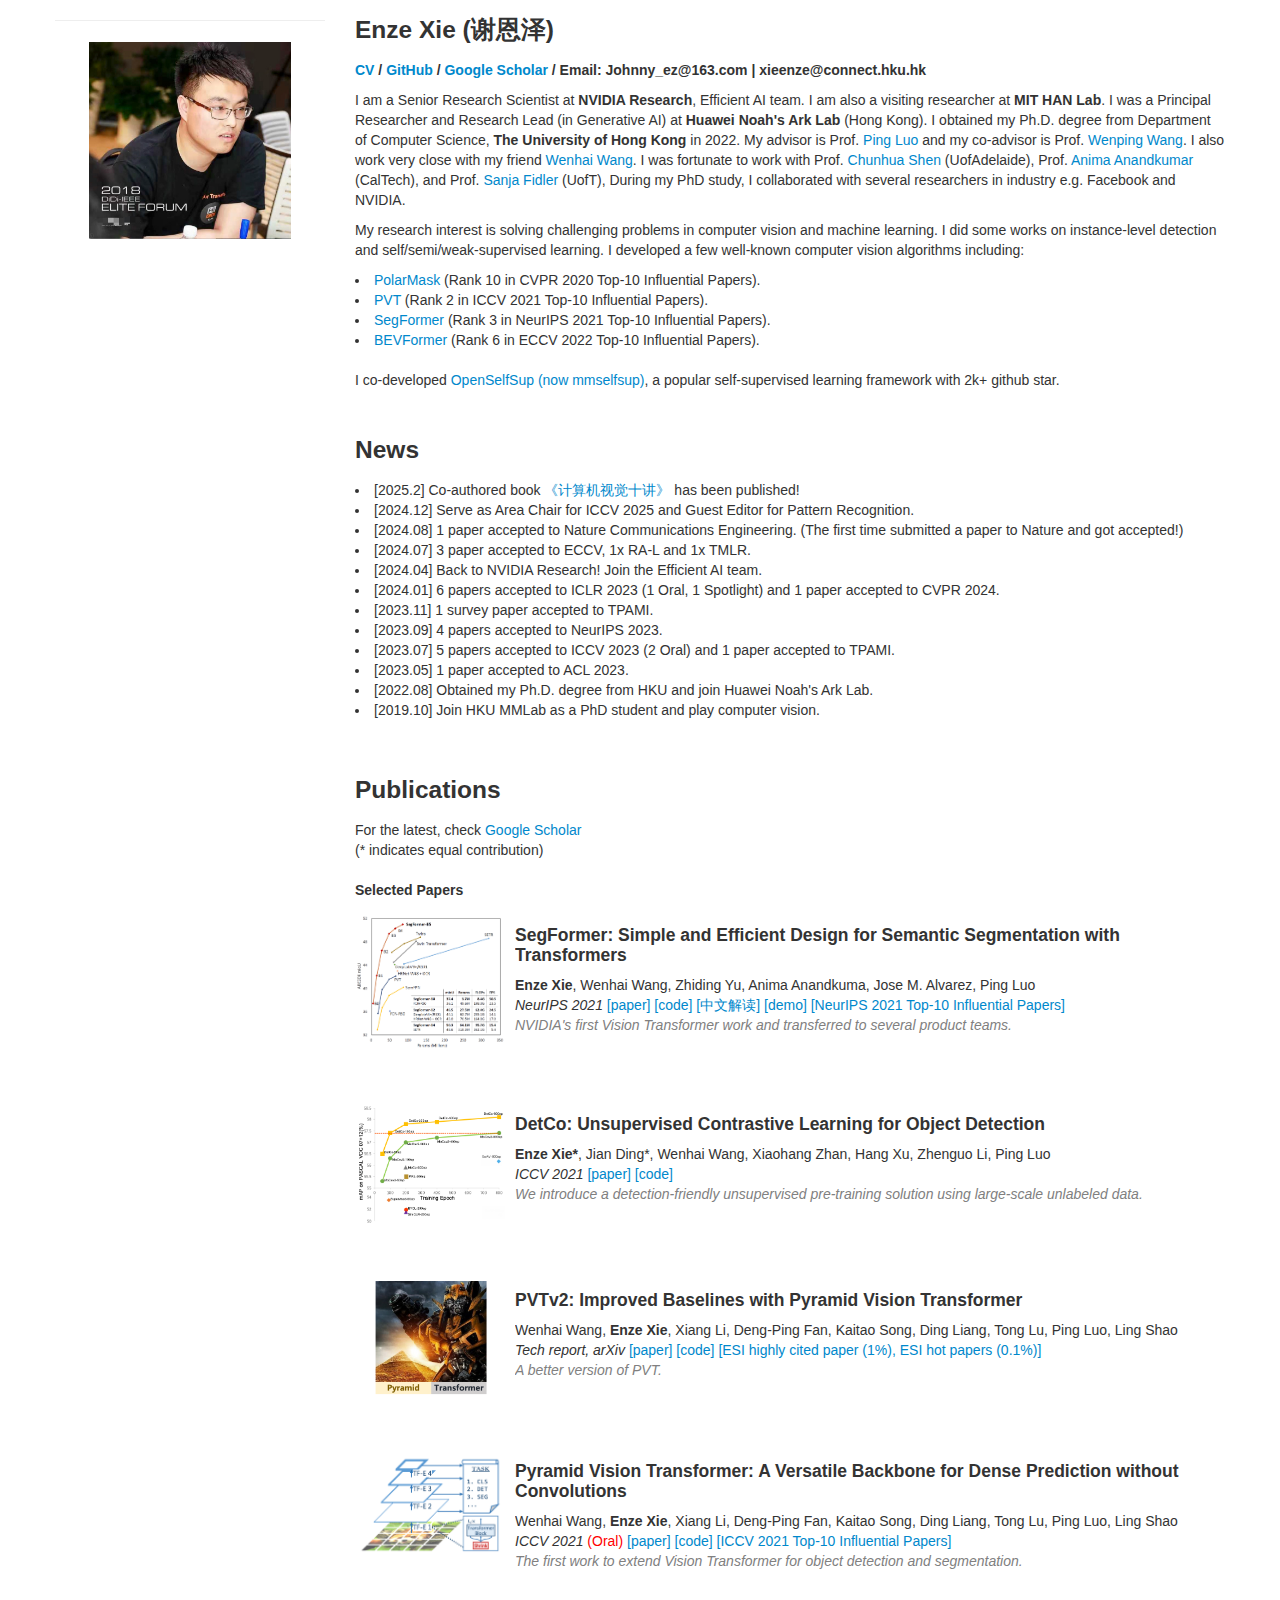
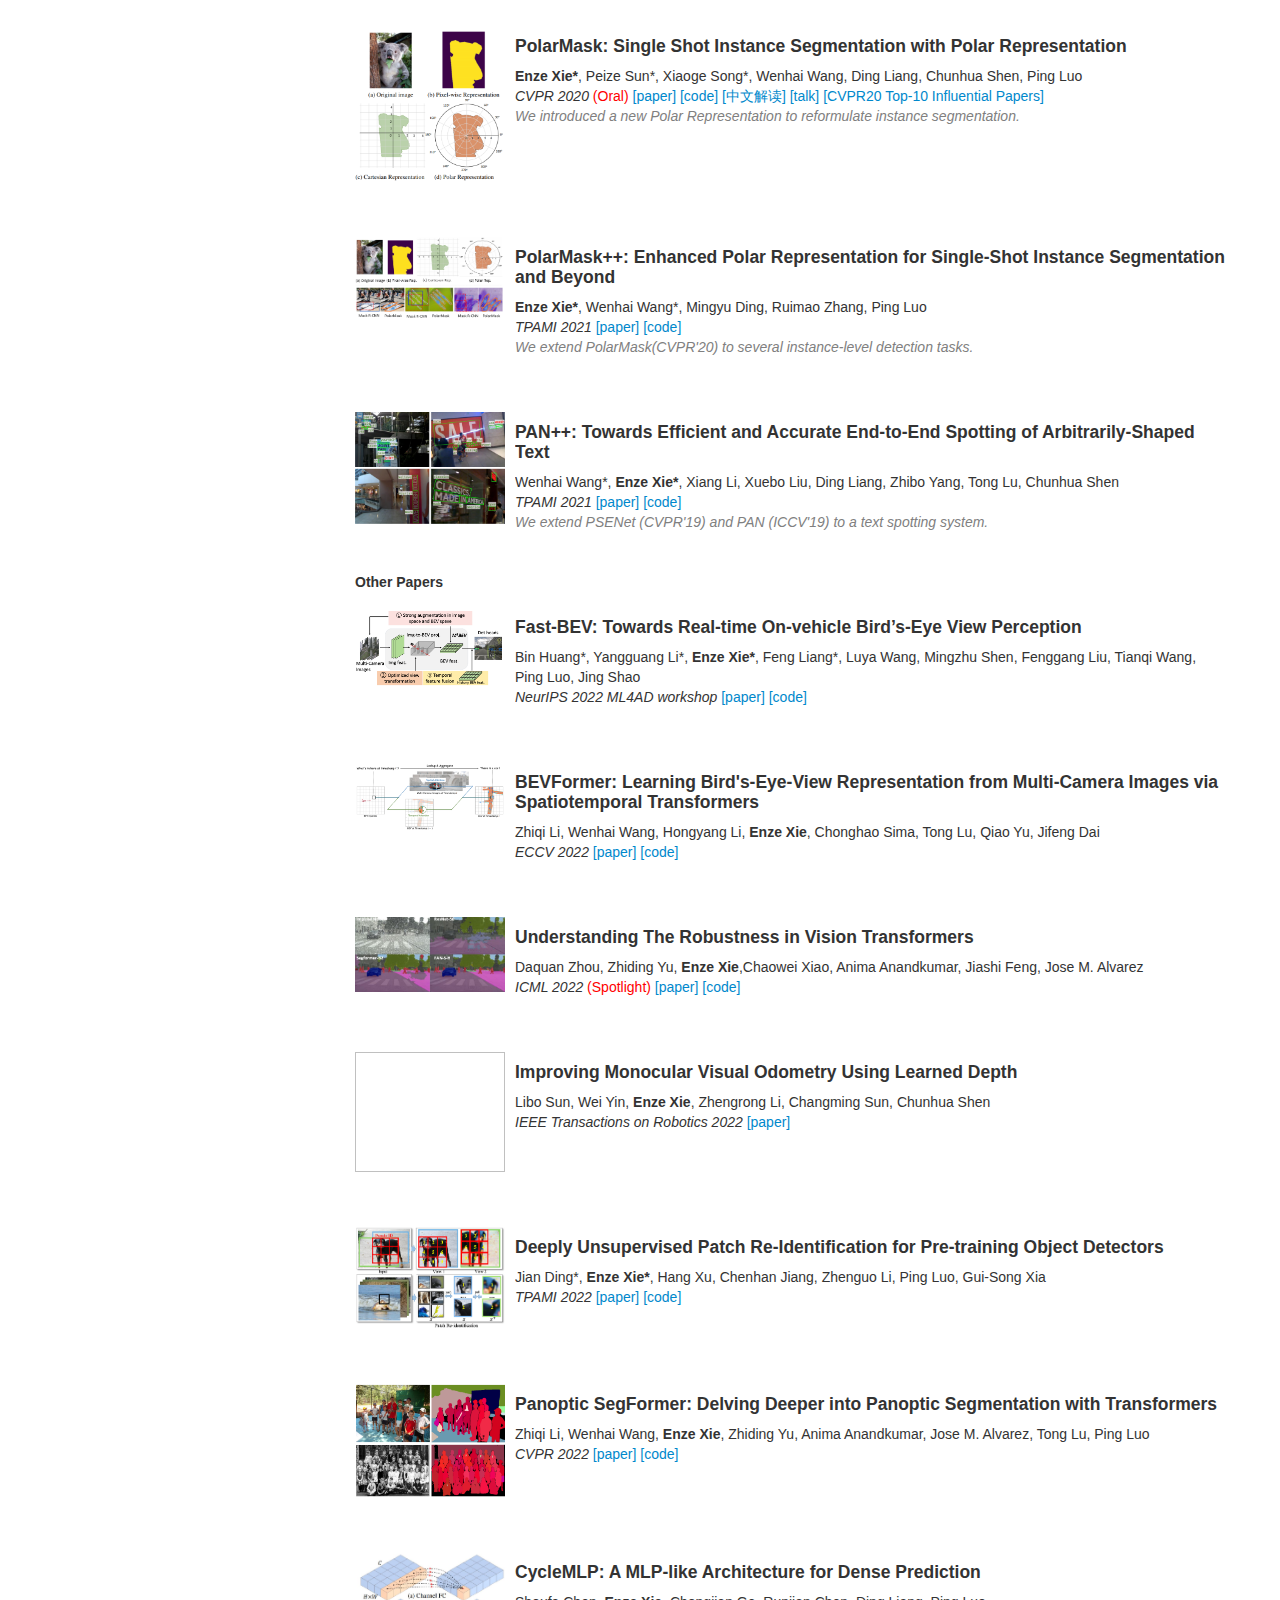
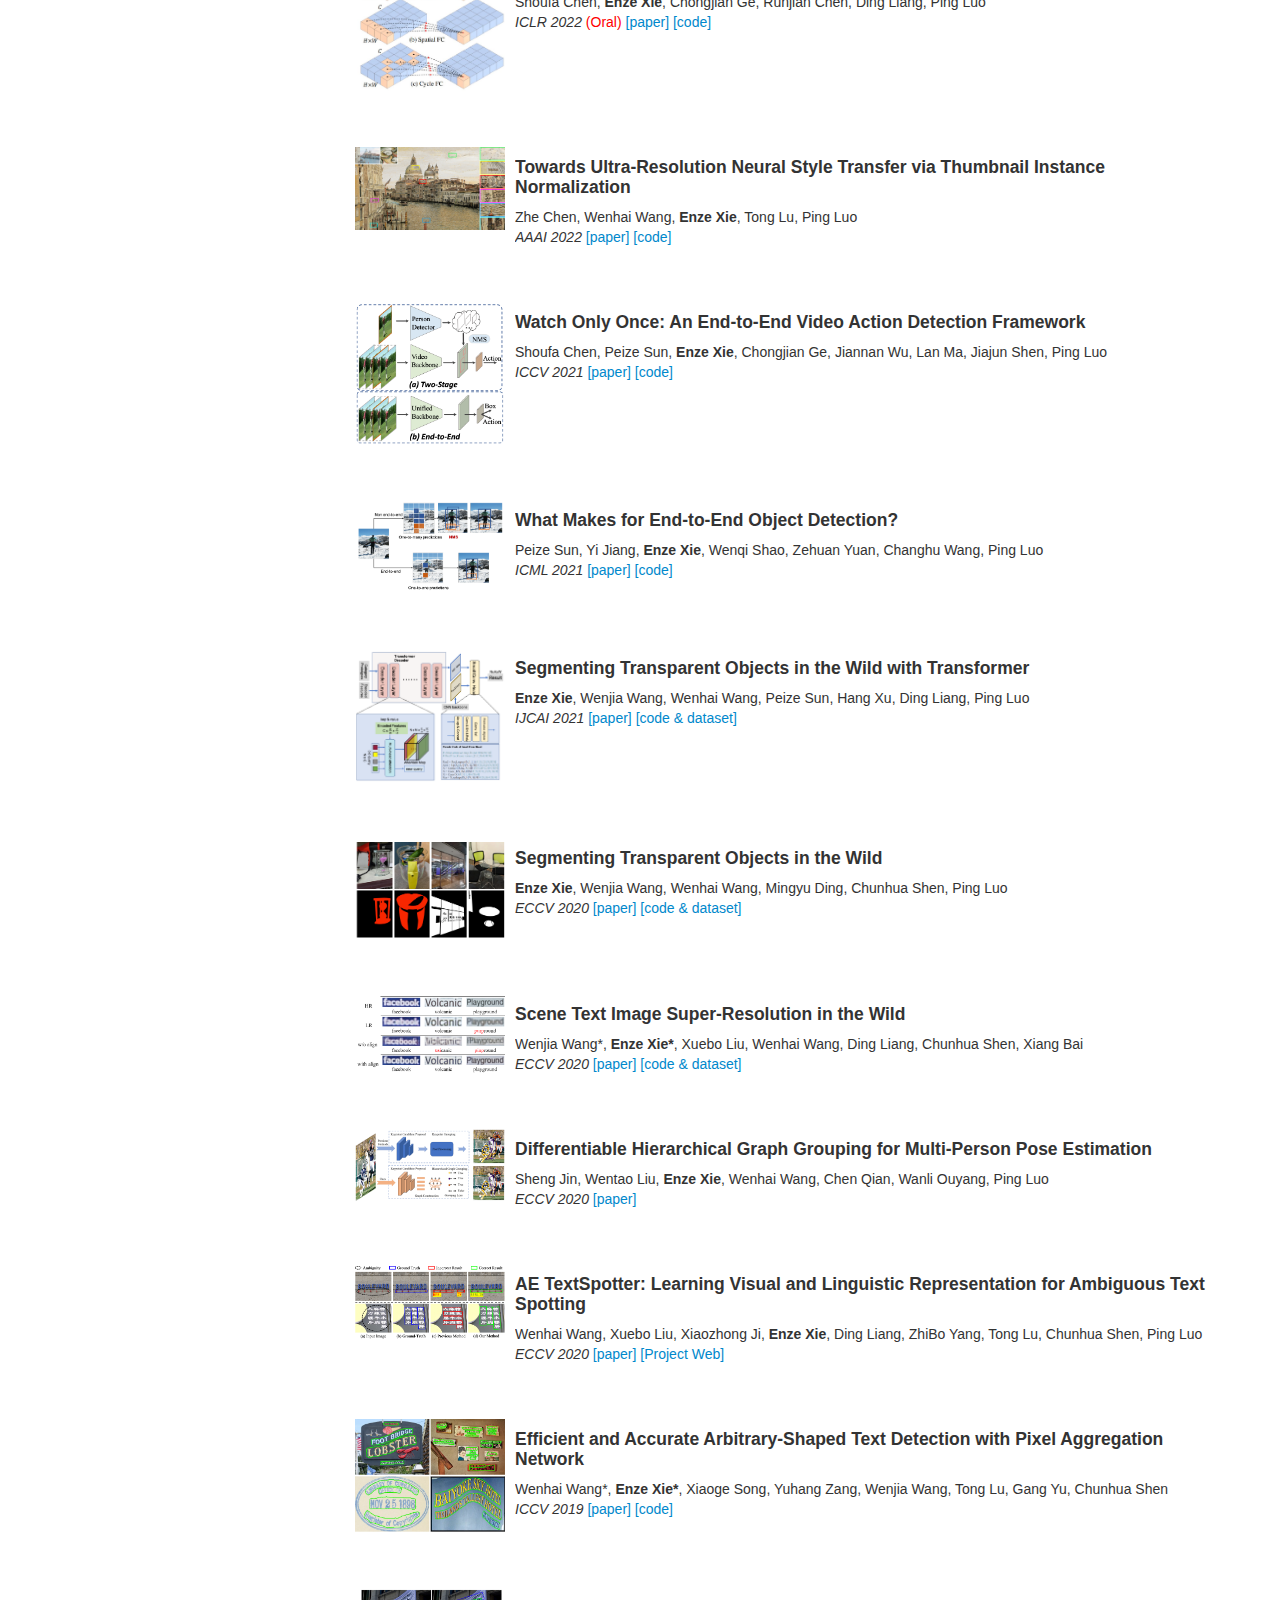
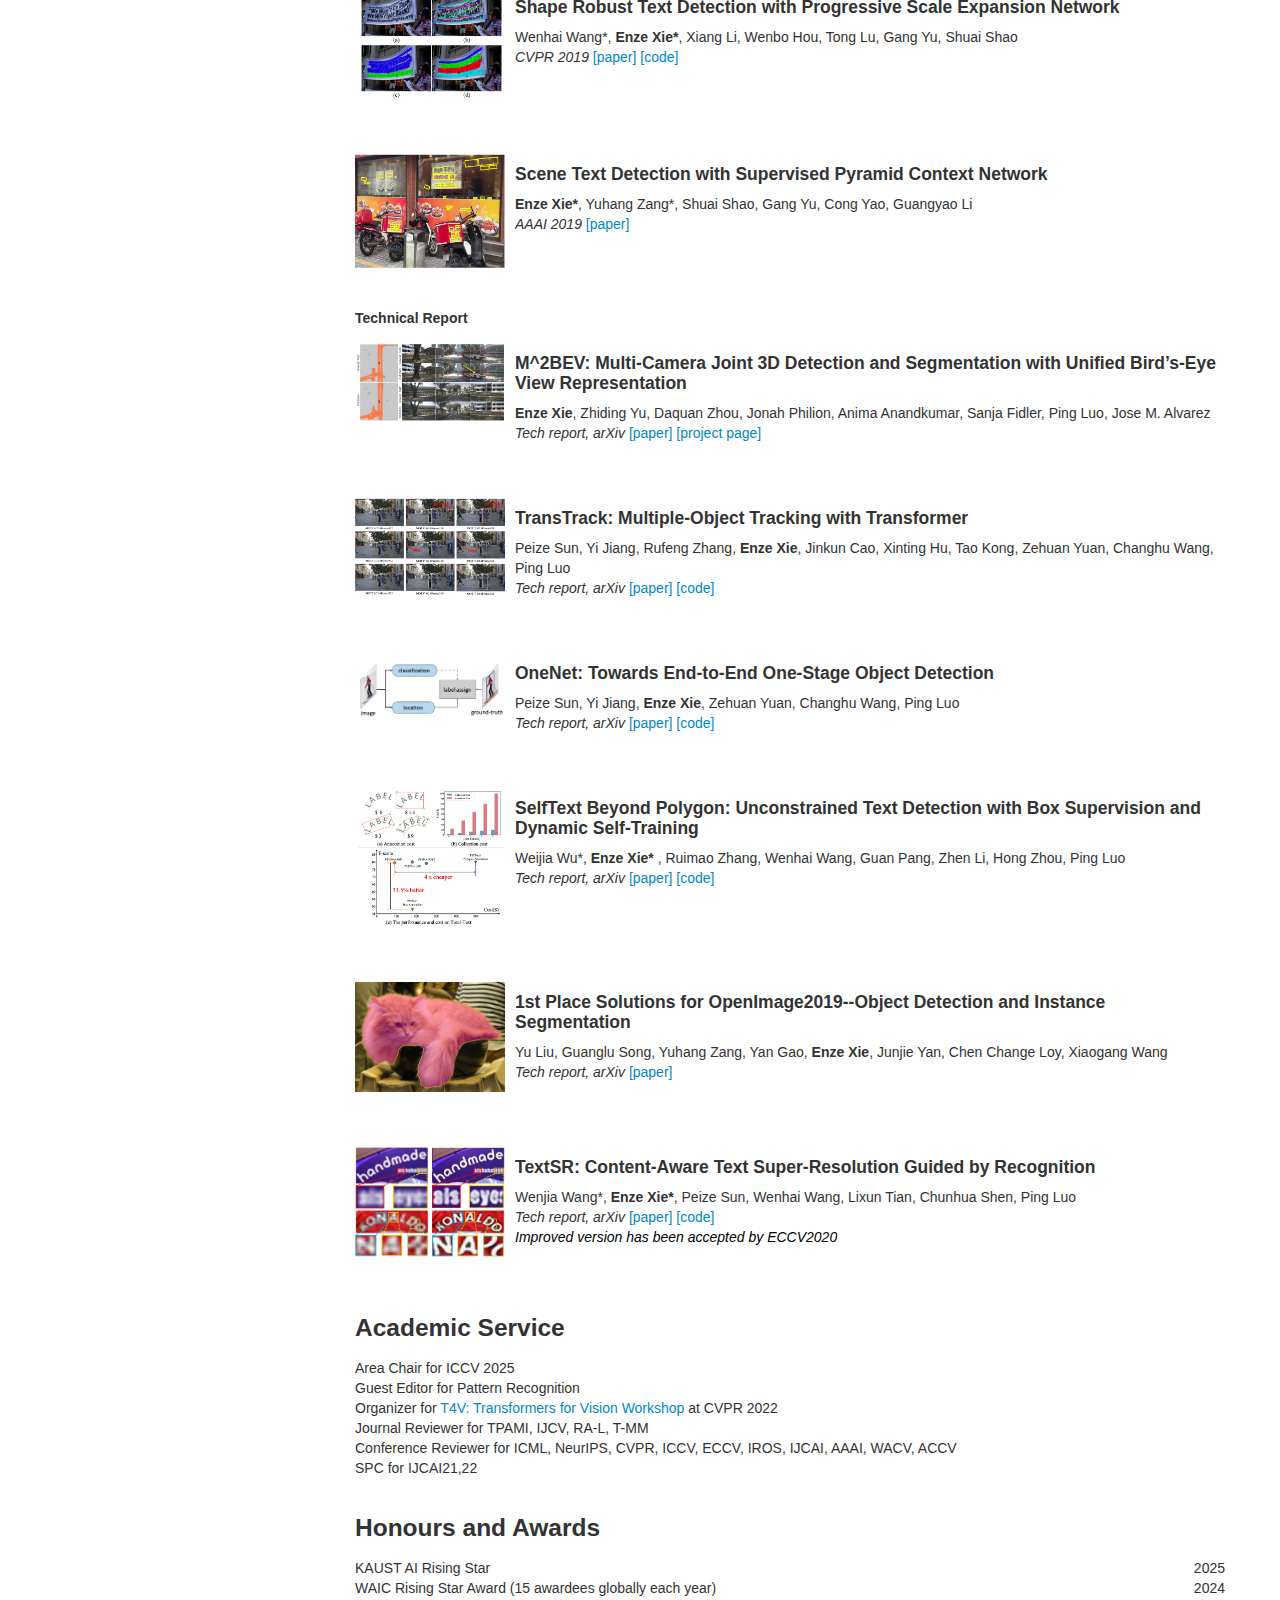
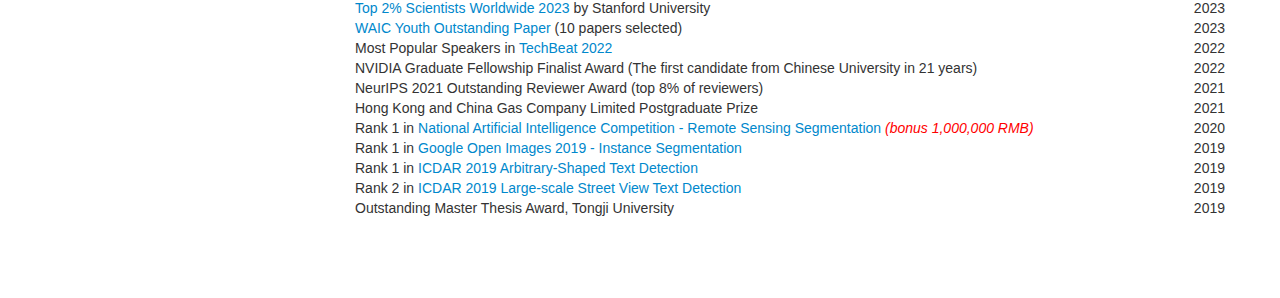
<file: index_old.html>
<html lang="en">
    <head>
        <meta http-equiv="content-type" content="text/html; charset=utf-8" />
        <title>Enze Xie's Homepage</title>
        <meta name="viewport" content="width=device-width, initial-scale=1.0">
        <link href="assets/css/bootstrap.min.css" rel="stylesheet">
        <link href="assets/css/bootstrap-responsive.min.css" rel="stylesheet">
        <link href="assets/css/yangqing.css" rel="stylesheet">
      </head>

    <body>
        <div class="container">
            <div class="row">
                <div class="span3 bs-docs-sidebar">
                    <hr class="hidden-phone">
                    <div class="text-center hidden-phone">
                        <img src="assets/imgs/enze.png" alt="photo" class="logo-image" width="400" height="400" style="margin: 0px 20px">
                    </div>
                </div>

                <div class="span9">
                    <h3>Enze Xie (谢恩泽)</h3>
                    <h5>
                        <a target="_blank" href="###">CV</a> /
			            <a target="_blank" href="https://github.com/xieenze">GitHub</a> /
                        <a target="_blank" href="https://scholar.google.com/citations?user=42MVVPgAAAAJ&hl=en">Google Scholar</a> /
			            Email: Johnny_ez@163.com  |  xieenze@connect.hku.hk
                    </h5>
                


    <p> I am a Senior Research Scientist at <strong>NVIDIA Research</strong>, Efficient AI team. 
        I am also a visiting researcher at <strong>MIT HAN Lab</strong>.
        I was a Principal Researcher and Research Lead (in Generative AI) at <strong>Huawei Noah's Ark Lab</strong> (Hong Kong).
        I obtained my Ph.D. degree from Department of Computer Science, <strong>The University of Hong Kong</strong> in 2022.
        My advisor is Prof. <a href="http://luoping.me/">Ping Luo</a> and my co-advisor is Prof. <a href="https://www.cs.hku.hk/people/academic-staff/wenping">Wenping Wang</a>.
        I also work very close with my friend <a href='https://whai362.github.io/'>Wenhai Wang</a>.
        I was fortunate to work with 
        Prof. <a href="https://cshen.github.io/">Chunhua Shen</a> (UofAdelaide), 
        Prof. <a href="http://tensorlab.cms.caltech.edu/users/anima/">Anima Anandkumar</a> (CalTech),
        and Prof. <a href="https://www.cs.utoronto.ca/~fidler/">Sanja Fidler</a> (UofT),
        During my PhD study, I collaborated with several researchers in industry e.g. Facebook and NVIDIA.
        <br>
	</p>


    <p>
        My research interest is solving challenging problems in computer vision and machine learning. 
        I did some works on instance-level detection and self/semi/weak-supervised learning.
        I developed a few well-known computer vision algorithms including: 
        <li><a href='http://arxiv.org/abs/1909.13226'>PolarMask</a> (Rank 10 in CVPR 2020 Top-10 Influential Papers).</li>
        <li><a href="https://arxiv.org/abs/2102.12122">PVT</a> (Rank 2 in ICCV 2021 Top-10 Influential Papers).</li>
        <li><a href="https://arxiv.org/abs/2105.15203">SegFormer</a> (Rank 3 in NeurIPS 2021 Top-10 Influential Papers).</li>
        <li><a href="https://arxiv.org/abs/2203.17270">BEVFormer</a> (Rank 6 in ECCV 2022 Top-10 Influential Papers).</li>
        <br>
        I co-developed  <a href='https://github.com/open-mmlab/OpenSelfSup'>OpenSelfSup (now mmselfsup)</a>, a popular self-supervised learning framework with 2k+ github star.
	</p>

    <br>
    <h3>News</h3>
        <li>[2025.2]  Co-authored book <a href="https://m.bookschina.com/9502883.htm">《计算机视觉十讲》</a> has been published!</li>
        <li>[2024.12] Serve as Area Chair for ICCV 2025 and Guest Editor for Pattern Recognition.</li>
        <li>[2024.08] 1 paper accepted to Nature Communications Engineering. (The first time submitted a paper to Nature and got accepted!)</li>
        <li>[2024.07] 3 paper accepted to ECCV, 1x RA-L and 1x TMLR.  </li>
        <li>[2024.04] Back to NVIDIA Research! Join the Efficient AI team.</li>
        <li>[2024.01] 6 papers accepted to ICLR 2023 (1 Oral, 1 Spotlight) and 1 paper accepted to CVPR 2024.</li>
        <li>[2023.11] 1 survey paper accepted to TPAMI.</li>
        <li>[2023.09] 4 papers accepted to NeurIPS 2023.</li>
        <li>[2023.07] 5 papers accepted to ICCV 2023 (2 Oral) and 1 paper accepted to TPAMI.</li>
        <li>[2023.05] 1 paper accepted to ACL 2023.</li>
        <li>[2022.08] Obtained my Ph.D. degree from HKU and join Huawei Noah's Ark Lab.</li>
        <li>[2019.10] Join HKU MMLab as a PhD student and play computer vision.</li>






<!-- *** Publications ***-->
	<br><br>
    <h3>
        <a name='publications' id="publications"></a> Publications
    </h3>
    For the latest, check <a href='https://scholar.google.com/citations?user=42MVVPgAAAAJ&hl=en'>Google Scholar</a>  <br>
    (* indicates equal contribution) <br><br>

    <strong>Selected Papers</strong>

    <div class="media">
        <a class="pull-left" href="#"><img class="media-object" src="assets/imgs/segformer.png" width="150px" height="120px"></a>
        <div class="media-body">
            <p class="media-heading">
                <a href="#"></a>
            </p>
            <h4>
                <strong>SegFormer: Simple and Efficient Design for Semantic Segmentation with Transformers</strong>
            </h4>
            <strong>Enze Xie</strong>, Wenhai Wang, Zhiding Yu, Anima Anandkuma, Jose M. Alvarez, Ping Luo<br>
                <i>NeurIPS 2021</i>
            <a href="https://arxiv.org/abs/2105.15203">[paper]</a>
            <a href="https://github.com/NVlabs/SegFormer">[code]</a>
            <a href="https://zhuanlan.zhihu.com/p/379054782">[中文解读]</a>
            <a href="https://www.bilibili.com/video/BV1MV41147Ko/">[demo]</a> 
            <a href="https://www.paperdigest.org/2022/02/most-influential-nips-papers-2022-02/">[NeurIPS 2021 Top-10 Influential Papers]</a>
            <br> <i><font color="gray"> NVIDIA's first Vision Transformer work and transferred to several product teams.</font></i>
        </div>
    </div>
    <br><br>

    <div class="media">
        <a class="pull-left" href="#"><img class="media-object" src="assets/imgs/detco.png" width="150px" height="120px"></a>
        <div class="media-body">
            <p class="media-heading">
                <a href="#"></a>
            </p>
            <h4>
                <strong>DetCo: Unsupervised Contrastive Learning for Object Detection</strong>
            </h4>
            <strong>Enze Xie*</strong>, Jian Ding*, Wenhai Wang, Xiaohang Zhan, Hang Xu, Zhenguo Li, Ping Luo <br>
                <i>ICCV 2021</i>
            <a href="https://arxiv.org/abs/2102.04803">[paper]</a>
            <a href="https://github.com/xieenze/DetCo">[code]</a>
            <br> <i><font color="gray"> We introduce a detection-friendly unsupervised pre-training solution using large-scale unlabeled data.</font></i>
        </div>
    </div>
    <br><br>

    <div class="media">
        <a class="pull-left" href="#"><img class="media-object" src="assets/imgs/pvt2.png" width="150px" height="100px"></a>
        <div class="media-body">
            <p class="media-heading">
                <a href="#"></a>
            </p>
            <h4>
                <strong>PVTv2: Improved Baselines with Pyramid Vision Transformer</strong>
            </h4>
            Wenhai Wang, <strong>Enze Xie</strong>, Xiang Li, Deng-Ping Fan, Kaitao Song, Ding Liang, Tong Lu, Ping Luo, Ling Shao <br>
                <i>Tech report, arXiv</i>
            <a href="https://whai362.github.io/resources/papers/PVTv2_Improved_Baselines_with_Pyramid_Vision_Transformer.pdf">[paper]</a>
            <a href="https://github.com/whai362/PVT">[code]</a>
            <a href="https://mp.weixin.qq.com/s/xdrKpK2dCShWUWmISYM6Yw">[ESI highly cited paper (1%), ESI hot papers (0.1%)]</a>
            <br> <i><font color="gray"> A better version of PVT.</font></i>
        </div>
    </div>
    <br><br>


    <div class="media">
        <a class="pull-left" href="#"><img class="media-object" src="assets/imgs/pvt1.png" width="150px" height="100px"></a>
        <div class="media-body">
            <p class="media-heading">
                <a href="#"></a>
            </p>
            <h4>
                <strong>Pyramid Vision Transformer: A Versatile Backbone for Dense Prediction without Convolutions</strong>
            </h4>
            Wenhai Wang, <strong>Enze Xie</strong>, Xiang Li, Deng-Ping Fan, Kaitao Song, Ding Liang, Tong Lu, Ping Luo, Ling Shao <br>
                <i>ICCV 2021</i><font color="red"> (Oral)</font>
            <a href="https://arxiv.org/abs/2102.12122">[paper]</a>
            <a href="https://github.com/whai362/PVT">[code]</a>
            <a href="https://www.paperdigest.org/2022/02/most-influential-iccv-papers-2022-02/">[ICCV 2021 Top-10 Influential Papers]</a>
            <br> <i><font color="gray"> The first work to extend Vision Transformer for object detection and segmentation.</font></i>
        </div>
    </div>
    <br><br>

    <div class="media">
        <a class="pull-left" href="#"><img class="media-object" src="assets/imgs/PolarMask.PNG" width="150px" height="150px"></a>
        <div class="media-body">
            <p class="media-heading">
                <a href="#"></a>
            </p>
            <h4>
                <strong>PolarMask: Single Shot Instance Segmentation with Polar Representation</strong>
            </h4>
            <strong>Enze Xie*</strong>, Peize Sun*, Xiaoge Song*, Wenhai Wang, Ding Liang, Chunhua Shen, Ping Luo<br>

			    <i>CVPR 2020 </i><font color="red"> (Oral)</font>
            <a href="http://arxiv.org/abs/1909.13226">[paper]</a>
            <a href="https://github.com/xieenze/PolarMask">[code]</a>
            <a href="https://zhuanlan.zhihu.com/p/84890413">[中文解读]</a>
            <a href="https://www.bilibili.com/video/BV1dp4y1C7Ee?from=search&seid=7560478987246751367">[talk]</a>
            <a href="https://www.paperdigest.org/2021/02/most-influential-cvpr-papers/">[CVPR20 Top-10 Influential Papers]</a>
            <br> <i><font color="gray"> We introduced a new Polar Representation to reformulate instance segmentation.</font></i>
        </div>
	</div>
    <br><br>

    <div class="media">
        <a class="pull-left" href="#"><img class="media-object" src="assets/imgs/polarmask_pp.png" width="150px" height="120px"></a>
        <div class="media-body">
            <p class="media-heading">
                <a href="#"></a>
            </p>
            <h4>
                <strong>PolarMask++: Enhanced Polar Representation for Single-Shot Instance Segmentation and Beyond</strong>
            </h4>
            <strong>Enze Xie*</strong>, Wenhai Wang*, Mingyu Ding, Ruimao Zhang, Ping Luo<br>
            <i>TPAMI 2021</i>
            <a href="https://arxiv.org/abs/2105.02184">[paper]</a>
            <a href="https://github.com/xieenze/PolarMask">[code]</a> 
            <br> <i><font color="gray"> We extend PolarMask(CVPR'20) to several instance-level detection tasks.</font></i>
        </div>
    </div>
    <br><br>

    <div class="media">
        <a class="pull-left" href="#"><img class="media-object" src="assets/imgs/pan_pp.png" width="150px" height="120px"></a>
        <div class="media-body">
            <p class="media-heading">
                <a href="#"></a>
            </p>
            <h4>
                <strong>PAN++: Towards Efficient and Accurate End-to-End Spotting of Arbitrarily-Shaped Text</strong>
            </h4>
            Wenhai Wang*, <strong>Enze Xie*</strong>, Xiang Li, Xuebo Liu, Ding Liang, Zhibo Yang, Tong Lu, Chunhua Shen <br>
            <i>TPAMI 2021</i>
            <a href="https://arxiv.org/abs/2105.00405">[paper]</a>
            <a href="https://github.com/whai362/pan_pp.pytorch">[code]</a> 
            <br> <i><font color="gray"> We extend PSENet (CVPR'19) and PAN (ICCV'19) to a text spotting system.</font></i>
        </div>
    </div>
    <br><br>

    <strong>Other Papers</strong>

    <div class="media">
        <a class="pull-left" href="#"><img class="media-object" src="assets/imgs/fastbev.png"  width="150px" height="120px"></a>
        <div class="media-body">
            <p class="media-heading">
                <a href="#"></a>
            </p>
            <h4>
                <strong>Fast-BEV: Towards Real-time On-vehicle Bird’s-Eye View Perception</strong>
            </h4>
            Bin Huang*, Yangguang Li*, <strong>Enze Xie*</strong>, Feng Liang*, Luya Wang, Mingzhu Shen, Fenggang Liu, Tianqi Wang, Ping Luo, Jing Shao <br>

                <i>NeurIPS 2022 ML4AD workshop</i>
                <a href="https://ml4ad.github.io/files/papers2022/Fast-BEV:%20Towards%20Real-time%20On-vehicle%20Bird's-Eye%20View%20Perception.pdf">[paper]</a>
                <a href="https://github.com/Sense-GVT/Fast-BEV">[code]</a>
        </div>
    </div>
    <br><br>

    <div class="media">
        <a class="pull-left" href="#"><img class="media-object" src="assets/imgs/bevformer.png"  width="150px" height="120px"></a>
        <div class="media-body">
            <p class="media-heading">
                <a href="#"></a>
            </p>
            <h4>
                <strong>BEVFormer: Learning Bird's-Eye-View Representation from Multi-Camera Images via Spatiotemporal Transformers</strong>
            </h4>
            Zhiqi Li, Wenhai Wang, Hongyang Li, <strong>Enze Xie</strong>, Chonghao Sima, Tong Lu, Qiao Yu, Jifeng Dai <br>

                <i>ECCV 2022</i>
                <a href="https://arxiv.org/abs/2203.17270">[paper]</a>
                <a href="https://github.com/zhiqi-li/BEVFormer">[code]</a>
        </div>
    </div>
    <br><br>

    <div class="media">
        <a class="pull-left" href="#"><img class="media-object" src="assets/imgs/fan.png"  width="150px" height="120px"></a>
        <div class="media-body">
            <p class="media-heading">
                <a href="#"></a>
            </p>
            <h4>
                <strong>Understanding The Robustness in Vision Transformers</strong>
            </h4>
            Daquan Zhou, Zhiding Yu, <strong>Enze Xie</strong>,Chaowei Xiao, Anima Anandkumar, Jiashi Feng, Jose M. Alvarez <br>
                <i>ICML 2022</i><font color="red"> (Spotlight)</font>
                <a href="https://arxiv.org/abs/2204.12451">[paper]</a>
                <a href="https://github.com/NVlabs/FAN">[code]</a>
        </div>
    </div>
    <br><br>


    <div class="media">
        <a class="pull-left" href="#"><img class="media-object" width="150px" height="120px"></a>
        <div class="media-body">
            <p class="media-heading">
                <a href="#"></a>
            </p>
            <h4>
                <strong>Improving Monocular Visual Odometry Using Learned Depth</strong>
            </h4>
            Libo Sun, Wei Yin, <strong>Enze Xie</strong>,  Zhengrong Li, Changming Sun, Chunhua Shen <br>
                <i>IEEE Transactions on Robotics 2022</i>
                <a href="https://arxiv.org/abs/2204.01268">[paper]</a>
        </div>
    </div>
    <br><br>

    <div class="media">
        <a class="pull-left" href="#"><img class="media-object" src="assets/imgs/dupr.png" width="150px" height="120px"></a>
        <div class="media-body">
            <p class="media-heading">
                <a href="#"></a>
            </p>
            <h4>
                <strong>Deeply Unsupervised Patch Re-Identification for Pre-training Object Detectors</strong>
            </h4>
            Jian Ding*, <strong>Enze Xie*</strong>, Hang Xu, Chenhan Jiang, Zhenguo Li, Ping Luo, Gui-Song Xia <br>
                <i>TPAMI 2022</i>
                <a href="https://arxiv.org/abs/2103.04814">[paper]</a>
                <a href="https://github.com/dingjiansw101/DUPR">[code]</a>
        </div>
    </div>
    <br><br>

    <div class="media">
        <a class="pull-left" href="#"><img class="media-object" src="assets/imgs/panoseg.png" width="150px" height="120px"></a>
        <div class="media-body">
            <p class="media-heading">
                <a href="#"></a>
            </p>
            <h4>
                <strong>Panoptic SegFormer: Delving Deeper into Panoptic Segmentation with Transformers</strong>
            </h4>
            Zhiqi Li, Wenhai Wang, <strong>Enze Xie</strong>, Zhiding Yu, Anima Anandkumar, Jose M. Alvarez, Tong Lu, Ping Luo <br>
                <i>CVPR 2022</i>
            <a href="https://arxiv.org/abs/2109.03814">[paper]</a>
            <a href="https://github.com/zhiqi-li/Panoptic-SegFormer">[code]</a>
           
        </div>
    </div>
    <br><br>

    <div class="media">
        <a class="pull-left" href="#"><img class="media-object" src="assets/imgs/cyclemlp.png" width="150px" height="120px"></a>
        <div class="media-body">
            <p class="media-heading">
                <a href="#"></a>
            </p>
            <h4>
                <strong>CycleMLP: A MLP-like Architecture for Dense Prediction</strong>
            </h4>
            Shoufa Chen, <strong>Enze Xie</strong>, Chongjian Ge, Runjian Chen, Ding Liang, Ping Luo <br>
                <i>ICLR 2022</i><font color="red"> (Oral)</font>
            <a href="https://arxiv.org/abs/2107.10224">[paper]</a>
            <a href="https://github.com/ShoufaChen/CycleMLP">[code]</a>
        </div>
    </div>
    <br><br>

    <div class="media">
        <a class="pull-left" href="#"><img class="media-object" src="assets/imgs/tin.png" width="150px" height="120px"></a>
        <div class="media-body">
            <p class="media-heading">
                <a href="#"></a>
            </p>
            <h4>
                <strong>Towards Ultra-Resolution Neural Style Transfer via Thumbnail Instance Normalization</strong>
            </h4>
            Zhe Chen, Wenhai Wang, <strong>Enze Xie</strong>, Tong Lu, Ping Luo <br>
                <i>AAAI 2022</i>
            <a href="https://arxiv.org/abs/2103.11784">[paper]</a>
            <a href="https://github.com/czczup/URST">[code]</a>
        </div>
    </div>
    <br><br>

    <div class="media">
        <a class="pull-left" href="#"><img class="media-object" src="assets/imgs/woo.png" width="150px" height="120px"></a>
        <div class="media-body">
            <p class="media-heading">
                <a href="#"></a>
            </p>
            <h4>
                <strong>Watch Only Once: An End-to-End Video Action Detection Framework</strong>
            </h4>
            Shoufa Chen, Peize Sun, <strong>Enze Xie</strong>, Chongjian Ge, Jiannan Wu, Lan Ma, Jiajun Shen, Ping Luo <br>
                <i>ICCV 2021</i>
            <a href="https://openaccess.thecvf.com/content/ICCV2021/papers/Chen_Watch_Only_Once_An_End-to-End_Video_Action_Detection_Framework_ICCV_2021_paper.pdf">[paper]</a>
            <a href="https://github.com/ShoufaChen/WOO">[code]</a>
        </div>
    </div>
    <br><br>

    <div class="media">
        <a class="pull-left" href="#"><img class="media-object" src="assets/imgs/onenet_icml.png" width="150px" height="120px"></a>
        <div class="media-body">
            <p class="media-heading">
                <a href="#"></a>
            </p>
            <h4>
                <strong>What Makes for End-to-End Object Detection?</strong>
            </h4>
            Peize Sun, Yi Jiang, <strong>Enze Xie</strong>, Wenqi Shao, Zehuan Yuan, Changhu Wang, Ping Luo <br>
                <i>ICML 2021</i>
            <a href="http://proceedings.mlr.press/v139/sun21b/sun21b.pdf">[paper]</a>
            <a href="https://github.com/PeizeSun/OneNet">[code]</a>
        </div>
    </div>
    <br><br>

    <div class="media">
        <a class="pull-left" href="#"><img class="media-object" src="assets/imgs/trans2seg.png" width="150px" height="120px"></a>
        <div class="media-body">
            <p class="media-heading">
                <a href="#"></a>
            </p>
            <h4>
                <strong>Segmenting Transparent Objects in the Wild with Transformer</strong>
            </h4>
            <strong>Enze Xie</strong>, Wenjia Wang, Wenhai Wang, Peize Sun, Hang Xu, Ding Liang, Ping Luo <br>
                <i>IJCAI 2021</i>
            <a href="https://arxiv.org/abs/2101.08461">[paper]</a>
            <a href="https://github.com/xieenze/Trans2Seg">[code & dataset]</a>
        </div>
    </div>
    <br><br>

    <div class="media">
        <a class="pull-left" href="#"><img class="media-object" src="assets/imgs/TransLab.png" width="150px" height="150px"></a>
        <div class="media-body">
            <p class="media-heading">
                <a href="#"></a>
            </p>
            <h4>
                <strong>Segmenting Transparent Objects in the Wild</strong>
            </h4>
            <strong>Enze Xie</strong>, Wenjia Wang, Wenhai Wang, Mingyu Ding, Chunhua Shen, Ping Luo <br>
                <i>ECCV 2020</i>
            <a href="https://arxiv.org/abs/2003.13948">[paper]</a>
            <a href="https://github.com/xieenze/Segment_Transparent_Objects">[code & dataset]</a>
        </div>
    </div>
    <br><br>

    <div class="media">
        <a class="pull-left" href="#"><img class="media-object" src="assets/imgs/stsr.png" width="150px" height="150px"></a>
        <div class="media-body">
            <p class="media-heading">
                <a href="#"></a>
            </p>
            <h4>
                <strong>Scene Text Image Super-Resolution in the Wild</strong>
            </h4>
            Wenjia Wang*, <strong>Enze Xie*</strong>, Xuebo Liu, Wenhai Wang, Ding Liang, Chunhua Shen, Xiang Bai <br>
                <i>ECCV 2020</i>
            <a href="https://arxiv.org/abs/2005.03341">[paper]</a>
            <a href="https://github.com/JasonBoy1/TextZoom">[code & dataset]</a>
        </div>
    </div>
    <br><br>

    <div class="media">
        <a class="pull-left" href="#"><img class="media-object" src="assets/imgs/gg.png" width="150px" height="150px"></a>
        <div class="media-body">
            <p class="media-heading">
                <a href="#"></a>
            </p>
            <h4>
                <strong>Differentiable Hierarchical Graph Grouping for Multi-Person Pose Estimation</strong>
            </h4>
            Sheng Jin, Wentao Liu, <strong>Enze Xie</strong>, Wenhai Wang, Chen Qian, Wanli Ouyang, Ping Luo <br>
                <i>ECCV 2020</i>
            <a href="https://arxiv.org/abs/2007.11864">[paper]</a>
            <!-- <a href="">[Project Web]</a> -->
        </div>
    </div>
    <br><br>

    <div class="media">
        <a class="pull-left" href="#"><img class="media-object" src="assets/imgs/AE_TextSpotter.png" width="150px" height="150px"></a>
        <div class="media-body">
            <p class="media-heading">
                <a href="#"></a>
            </p>
            <h4>
                <strong>AE TextSpotter: Learning Visual and Linguistic Representation for Ambiguous Text Spotting</strong>
            </h4>
            Wenhai Wang, Xuebo Liu, Xiaozhong Ji, <strong>Enze Xie</strong>, Ding Liang, ZhiBo Yang, Tong Lu, Chunhua Shen, Ping Luo <br>
                <i>ECCV 2020</i>
            <a href="https://arxiv.org/abs/2008.00714">[paper]</a>
            <a href="https://github.com/whai362/TDA-ReCTS">[Project Web]</a>
        </div>
    </div>
    <br><br>

    <div class="media">
        <a class="pull-left" href="#"><img class="media-object" src="assets/imgs/pan.png" width="150px" height="150px"></a>
        <div class="media-body">
            <p class="media-heading">
                <a href="#"></a>
            </p>
            <h4>
                <strong>Efficient and Accurate Arbitrary-Shaped Text Detection with Pixel Aggregation Network</strong>
            </h4>
              Wenhai Wang*, <strong>Enze Xie*</strong>,  Xiaoge Song, Yuhang Zang, Wenjia Wang, Tong Lu, Gang Yu, Chunhua Shen <br>
              <i>ICCV 2019</i>
            <a href="https://arxiv.org/abs/1908.05900">[paper]</a>
            <a href="https://github.com/whai362/pan_pp.pytorch">[code]</a>
        </div>
    </div>
    <br><br>

    <div class="media">
        <a class="pull-left" href="#"><img class="media-object" src="assets/imgs/psenet.png" width="150px" height="150px"></a>
        <div class="media-body">
            <p class="media-heading">
                <a href="#"></a>
            </p>
            <h4>
                <strong>Shape Robust Text Detection with Progressive Scale Expansion Network</strong>
            </h4>
              Wenhai Wang*, <strong>Enze Xie*</strong>,  Xiang Li, Wenbo Hou, Tong Lu, Gang Yu, Shuai Shao <br>
              <i>CVPR 2019</i>
            <a href="https://arxiv.org/abs/1903.12473">[paper]</a>
            <a href="https://github.com/whai362/PSENet">[code]</a>
        </div>
    </div>
    <br><br>

    <div class="media">
        <a class="pull-left" href="#"><img class="media-object" src="assets/imgs/spcnet.png" width="150px" height="150px"></a>
        <div class="media-body">
            <p class="media-heading">
                <a href="#"></a>
            </p>
            <h4>
                <strong>Scene Text Detection with Supervised Pyramid Context Network</strong>
            </h4>
              <strong>Enze Xie*</strong>, Yuhang Zang*, Shuai Shao, Gang Yu, Cong Yao, Guangyao Li <br>
              <i>AAAI 2019</i>
            <a href="https://arxiv.org/abs/1811.08605">[paper]</a>
        </div>
    </div>
    <br><br>



    <strong> Technical Report</strong><br>

    <div class="media">
        <a class="pull-left" href="#"><img class="media-object" src="assets/imgs/m2bev.png" width="150px" height="120px"></a>
        <div class="media-body">
            <p class="media-heading">
                <a href="#"></a>
            </p>
            <h4>
                <strong>M^2BEV: Multi-Camera Joint 3D Detection and Segmentation with Unified Bird’s-Eye View Representation</strong>
            </h4>
            <strong>Enze Xie</strong>, Zhiding Yu, Daquan Zhou, Jonah Philion, Anima Anandkumar, Sanja Fidler, Ping Luo, Jose M. Alvarez<br>
                <i>Tech report, arXiv</i>
            <a href="https://arxiv.org/abs/2204.05088">[paper]</a>
            <a href="https://nvlabs.github.io/M2BEV/">[project page]</a>
        </div>
    </div>
    <br><br>

    <div class="media">
        <a class="pull-left" href="#"><img class="media-object" src="assets/imgs/transtrack.png" width="150px" height="120px"></a>
        <div class="media-body">
            <p class="media-heading">
                <a href="#"></a>
            </p>
            <h4>
                <strong>TransTrack: Multiple-Object Tracking with Transformer</strong>
            </h4>
            Peize Sun, Yi Jiang, Rufeng Zhang, <strong>Enze Xie</strong>, Jinkun Cao, Xinting Hu, Tao Kong, Zehuan Yuan, Changhu Wang, Ping Luo <br>
                <i>Tech report, arXiv</i>
            <a href="https://arxiv.org/abs/2012.15460">[paper]</a>
            <a href="https://github.com/PeizeSun/TransTrack">[code]</a>
        </div>
    </div>
    <br><br>

    <div class="media">
        <a class="pull-left" href="#"><img class="media-object" src="assets/imgs/onenet.png" width="150px" height="120px"></a>
        <div class="media-body">
            <p class="media-heading">
                <a href="#"></a>
            </p>
            <h4>
                <strong>OneNet: Towards End-to-End One-Stage Object Detection</strong>
            </h4>
            Peize Sun, Yi Jiang, <strong>Enze Xie</strong>, Zehuan Yuan, Changhu Wang, Ping Luo <br>
                <i>Tech report, arXiv</i>
            <a href="https://arxiv.org/abs/2012.05780">[paper]</a>
            <a href="https://github.com/PeizeSun/OneNet">[code]</a>
        </div>
    </div>
    <br><br>

    <div class="media">
        <a class="pull-left" href="#"><img class="media-object" src="assets/imgs/sbp.png" width="150px" height="120px"></a>
        <div class="media-body">
            <p class="media-heading">
                <a href="#"></a>
            </p>
            <h4>
                <strong>SelfText Beyond Polygon: Unconstrained Text Detection with Box Supervision and Dynamic Self-Training</strong>
            </h4>
            Weijia Wu*, <strong>Enze Xie*</strong> , Ruimao Zhang, Wenhai Wang, Guan Pang, Zhen Li, Hong Zhou, Ping Luo <br>
                <i>Tech report, arXiv</i>
            <a href="https://arxiv.org/abs/2011.13307">[paper]</a>
            <a href="https://github.com/weijiawu/Unconstrained-Text-Detection-with-Box-Supervisionand-Dynamic-Self-Training">[code]</a>
        </div>
    </div>
    <br><br>

    <div class="media">
        <a class="pull-left" href="#"><img class="media-object" src="assets/imgs/oi_seg.png" width="150px" height="120px"></a>
        <div class="media-body">
            <p class="media-heading">
                <a href="#"></a>
            </p>
            <h4>
                <strong>1st Place Solutions for OpenImage2019--Object Detection and Instance Segmentation</strong>
            </h4>
                Yu Liu, Guanglu Song, Yuhang Zang, Yan Gao, <strong>Enze Xie</strong>, Junjie Yan, Chen Change Loy, Xiaogang Wang <br>
                <i>Tech report, arXiv</i>
            <a href="https://arxiv.org/abs/2003.07557">[paper]</a>
        </div>
    </div>
    <br><br>

    <div class="media">
        <a class="pull-left" href="#"><img class="media-object" src="assets/imgs/textsr.PNG" width="150px" height="150px"></a>
        <div class="media-body">
            <p class="media-heading">
                <a href="#"></a>
            </p>
            <h4>
                <strong>TextSR: Content-Aware Text Super-Resolution Guided by Recognition</strong>
            </h4>
              Wenjia Wang*, <strong>Enze Xie*</strong>, Peize Sun, Wenhai Wang, Lixun Tian, Chunhua Shen, Ping Luo <br>
              <i>Tech report, arXiv</i>
            <a href="https://arxiv.org/abs/1909.07113">[paper]</a>
            <a href="https://github.com/xieenze/TextSR">[code]</a> <br>
            <i><font color="black"> Improved version has been accepted by ECCV2020</font></i>
        </div>
    </div>




<!-- *** Professional activities *** -->
<br><br>
<h3>
    <a name='Academic Service'></a> Academic Service
</h3>

<div style="float:left; text-align:left">Area Chair for ICCV 2025</div> <br />
<div style="float:left; text-align:left">Guest Editor for Pattern Recognition</div> <br />
<div style="float:left; text-align:left">Organizer for <a href="https://sites.google.com/view/t4v-cvpr22">T4V: Transformers for Vision Workshop</a> at CVPR 2022</div>  <br />
<div style="float:left; text-align:left">Journal Reviewer for TPAMI, IJCV, RA-L, T-MM</div> <br />
<div style="float:left; text-align:left">Conference Reviewer for ICML, NeurIPS, CVPR, ICCV, ECCV, IROS, IJCAI, AAAI, WACV, ACCV </div> <br />

<div style="float:left; text-align:left">SPC for IJCAI21,22</div>

<!-- *** Presentation *** -->
<!-- <br><br>
<h3>
    <a name='Presentation'></a> Invited Talks
</h3>

<div style="float:left; text-align:left">International Digital Economy Academy (IDEA): <a target="_blank" href=""> "Transformer for Detection & Segmentation in 2D and 3D Vision"</a></div>
<div style="float:right; text-align:right">2022</div> <br />

<div style="float:left; text-align:left">NVIDIA DriveAV & Huawei Noah's Ark Lab: <a target="_blank" href="https://docs.google.com/presentation/d/1glLmMFMrQO5L_hwsjNQloqAAEGgf6uqd/edit?usp=sharing&ouid=109146607996860429395&rtpof=true&sd=true"> "M^2BEV: Multi-Camera Multi-Task Learning for AV Preception"</a></div>
<div style="float:right; text-align:right">2022</div> <br />

<div style="float:left; text-align:left">Stanford MedAI : <a target="_blank" href="https://www.youtube.com/watch?v=Yf9fNn1fWy8">"SegFormer: Simple and Efficient Design for Semantic Segmentation with Transformers"</a></div>
<div style="float:right; text-align:right">2022</div> <br />

<div style="float:left; text-align:left">将门 : <a target="_blank" href="https://www.techbeat.net/talk-info?id=562">"Transformer在检测和分割中的应用"</a></div>
<div style="float:right; text-align:right">2021</div> <br />

<div style="float:left; text-align:left">Huawei Noah's Ark Lab - AI Theory Group : <a target="_blank" href="huawei_talk_XieEnze.pdf">"Instance Level Detection and Beyond"</a></div>
<div style="float:right; text-align:right">2021</div> <br />

<div style="float:left; text-align:left">SenseTime : <a target="_blank" href="ssl_present_st.pdf">"Self-Supervised Learning for Classification and Beyond"</a></div>
<div style="float:right; text-align:right">2020</div> <br />

<div style="float:left; text-align:left">Microsoft Research Asia (MSRA) VCG : <a target="_blank" href="MSRA_Talk_PolarMask.pdf">"Polar Representation in Instance Segmentation"</a></a></div>
<div style="float:right; text-align:right">2020</div>

<div style="float:left; text-align:left">Hong Kong Computer Vision Workshop (HKCVW) : <a target="_blank" href="HKCVW_Oral_xieenze_PAN.pdf">"Real-Time Scene Text Detection"</a></div>
<div style="float:right; text-align:right">2019</div> <br /> -->

<!-- *** Honours and Awards *** -->
<br><br>
<h3>
    <a name='Honours and Awards'></a> Honours and Awards
</h3>
<div style="float:left; text-align:left">KAUST AI Rising Star</div>
<div style="float:right; text-align:right">2025</div> <br />
			
<div style="float:left; text-align:left">WAIC Rising Star Award (15 awardees globally each year)</div>
<div style="float:right; text-align:right">2024</div> <br />

<div style="float:left; text-align:left"><a href="https://elsevier.digitalcommonsdata.com/public-files/datasets/btchxktzyw/files/7bad01c2-63e8-4ed2-94f2-4af4b3b0a4fe/file_downloaded">Top 2% Scientists Worldwide 2023</a>  by Stanford University</div>
<div style="float:right; text-align:right">2023</div> <br />

<div style="float:left; text-align:left"><a href="https://juejin.cn/post/7249918880910180413">WAIC Youth Outstanding Paper</a> (10 papers selected)</div>
<div style="float:right; text-align:right">2023</div> <br />

<div style="float:left; text-align:left">Most Popular Speakers in <a href="https://mp.weixin.qq.com/s/GfeYJ6zpGYaVHs2kKpjQcA">TechBeat 2022</a></div>
<div style="float:right; text-align:right">2022</div> <br />

<div style="float:left; text-align:left">NVIDIA Graduate Fellowship Finalist Award (The first candidate from Chinese University in 21 years)</div>
<div style="float:right; text-align:right">2022</div> <br />

<div style="float:left; text-align:left">NeurIPS 2021 Outstanding Reviewer Award (top 8% of reviewers)</div>
<div style="float:right; text-align:right">2021</div> <br />

<div style="float:left; text-align:left">Hong Kong and China Gas Company Limited Postgraduate Prize</div>
<div style="float:right; text-align:right">2021</div> <br />

<div style="float:left; text-align:left">Rank 1 in <a href="https://naic.pcl.ac.cn/api/backstatic/%E5%86%B3%E8%B5%9B%E8%8E%B7%E5%A5%96%E5%90%8D%E5%8D%95%E5%85%AC%E5%B8%83-2020%E5%B9%B4%E5%85%A8%E5%9B%BD%E4%BA%BA%E5%B7%A5%E6%99%BA%E8%83%BD%E5%A4%A7%E8%B5%9B.pdf"> National Artificial Intelligence Competition - Remote Sensing Segmentation</a> <i><font color="red"> (bonus 1,000,000 RMB)</font></i></div>
<div style="float:right; text-align:right">2020</div> <br />

<div style="float:left; text-align:left">Rank 1 in <a href="https://www.kaggle.com/c/open-images-2019-instance-segmentation/leaderboard"> Google Open Images 2019 - Instance Segmentation</a></div>
<div style="float:right; text-align:right">2019</div> <br />

<div style="float:left; text-align:left">Rank 1 in <a href="https://rrc.cvc.uab.es/?ch=14&com=evaluation&task=1">ICDAR 2019 Arbitrary-Shaped Text Detection</a></div>
<div style="float:right; text-align:right">2019</div> <br />

<div style="float:left; text-align:left">Rank 2 in  <a href="https://rrc.cvc.uab.es/?ch=16&com=evaluation&task=1">ICDAR 2019 Large-scale Street View Text Detection  </a></div>
<div style="float:right; text-align:right">2019</div> <br />

<div style="float:left; text-align:left">Outstanding Master Thesis Award, Tongji University</div>
<div style="float:right; text-align:right">2019</div> <br />


<br><br><br><br>


<!-- </div>
</div>
</div> -->

</body>
</html>
</file>
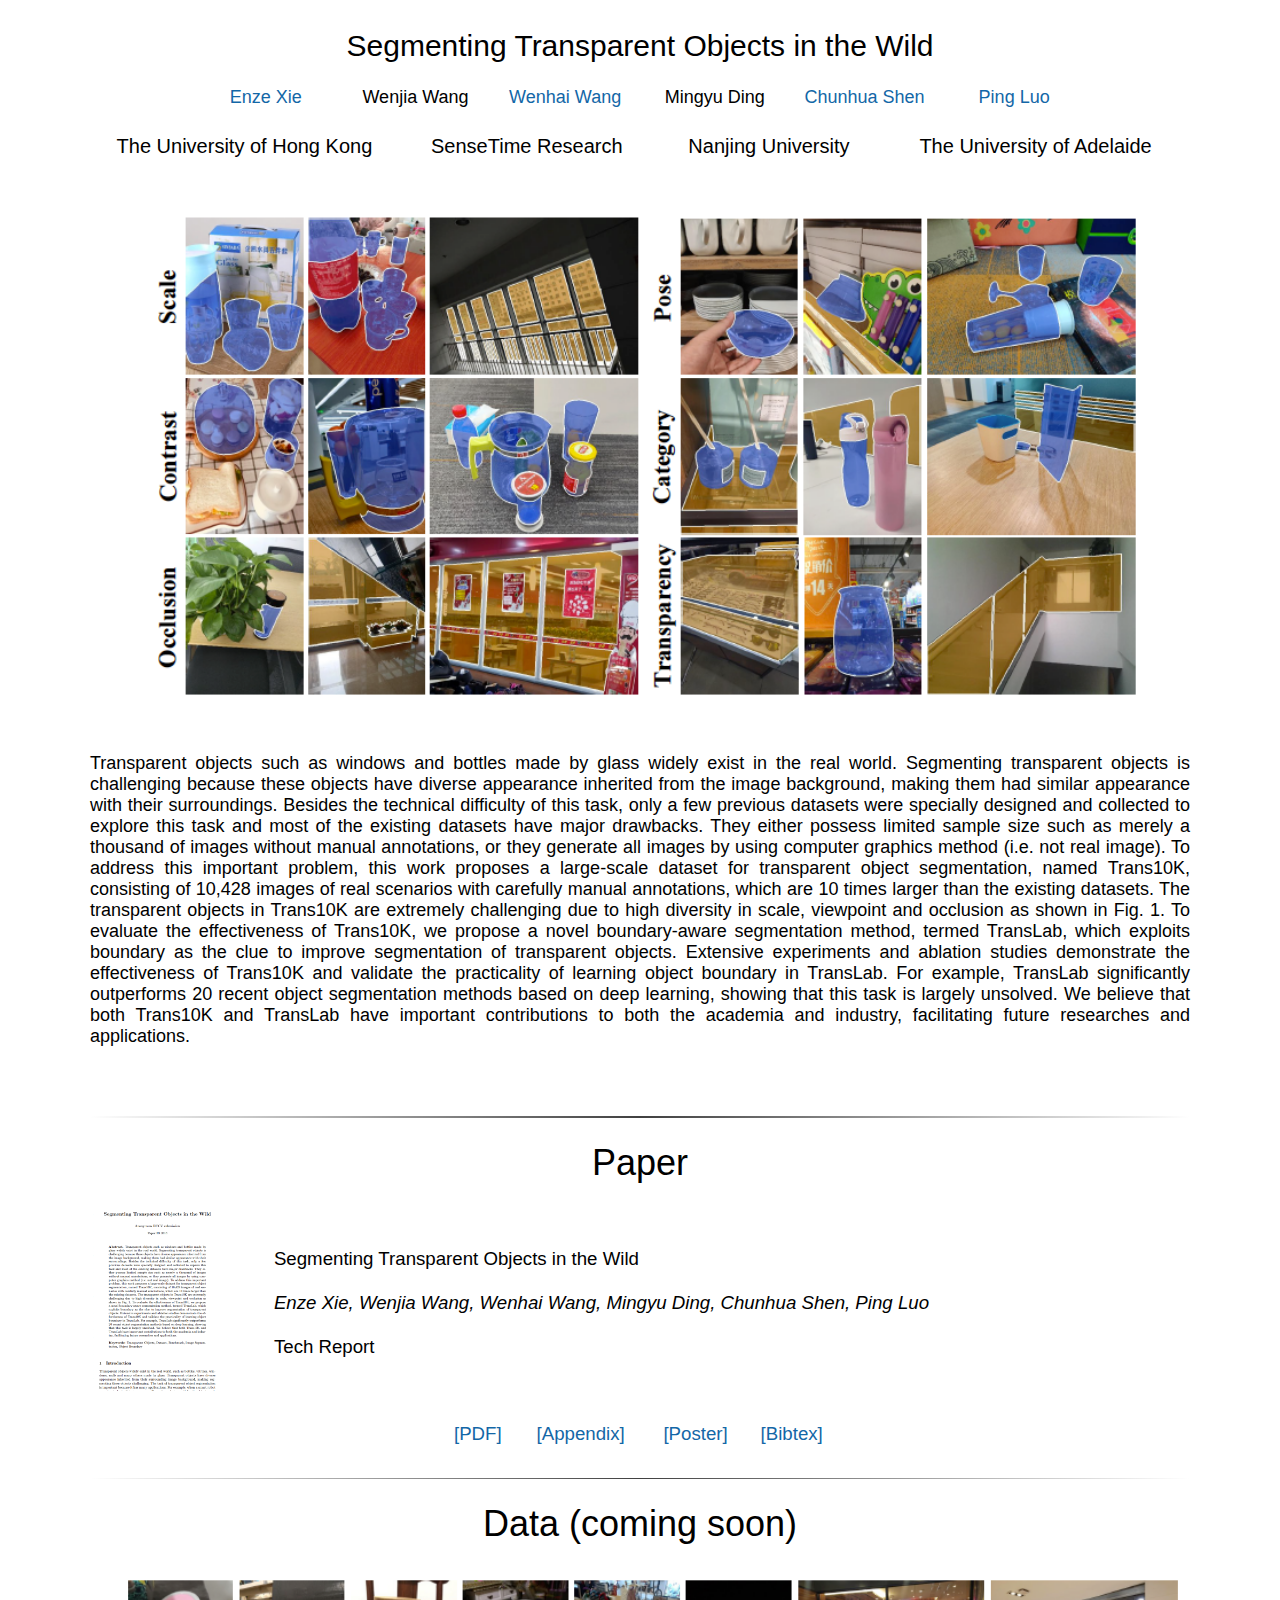
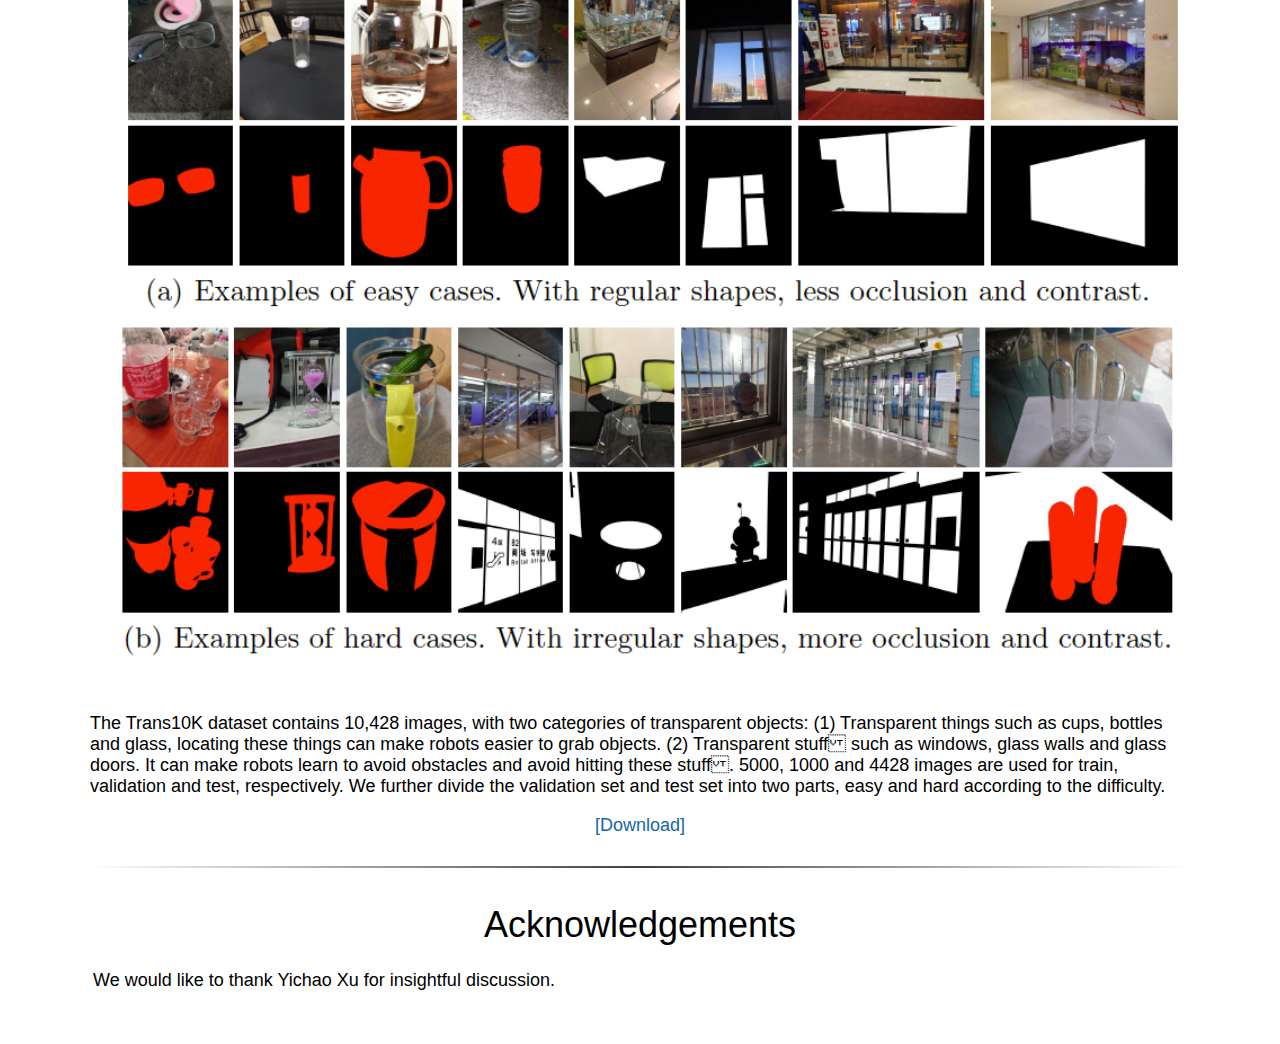
<file: projects/TransLAB/TransLAB.html>
<!DOCTYPE html>

<script src="http://www.google.com/jsapi" type="text/javascript"></script>
<script type="text/javascript">google.load("jquery", "1.3.2");</script>

<style type="text/css">
	body {
		font-family: "HelveticaNeue-Light", "Helvetica Neue Light", "Helvetica Neue", Helvetica, Arial, "Lucida Grande", sans-serif;
		font-weight:300;
		font-size:18px;
		margin-left: auto;
		margin-right: auto;
		width: 1100px;
	}

	h1 {
		font-weight:300;
	}

	.disclaimerbox {
		background-color: #eee;
		border: 1px solid #eeeeee;
		border-radius: 10px ;
		-moz-border-radius: 10px ;
		-webkit-border-radius: 10px ;
		padding: 20px;
	}

	video.header-vid {
		height: 140px;
		border: 1px solid black;
		border-radius: 10px ;
		-moz-border-radius: 10px ;
		-webkit-border-radius: 10px ;
	}

	img.header-img {
		height: 140px;
		border: 1px solid black;
		border-radius: 10px ;
		-moz-border-radius: 10px ;
		-webkit-border-radius: 10px ;
	}

	img.rounded {
		border: 1px solid #eeeeee;
		border-radius: 10px ;
		-moz-border-radius: 10px ;
		-webkit-border-radius: 10px ;
	}

	a:link,a:visited
	{
		color: #1367a7;
		text-decoration: none;
	}
	a:hover {
		color: #208799;
	}

	td.dl-link {
		height: 160px;
		text-align: center;
		font-size: 22px;
	}

	.layered-paper-big { /* modified from: http://css-tricks.com/snippets/css/layered-paper/ */
		box-shadow:
		        0px 0px 1px 1px rgba(0,0,0,0.35), /* The top layer shadow */
		        5px 5px 0 0px #fff, /* The second layer */
		        5px 5px 1px 1px rgba(0,0,0,0.35), /* The second layer shadow */
		        10px 10px 0 0px #fff, /* The third layer */
		        10px 10px 1px 1px rgba(0,0,0,0.35), /* The third layer shadow */
		        15px 15px 0 0px #fff, /* The fourth layer */
		        15px 15px 1px 1px rgba(0,0,0,0.35), /* The fourth layer shadow */
		        20px 20px 0 0px #fff, /* The fifth layer */
		        20px 20px 1px 1px rgba(0,0,0,0.35), /* The fifth layer shadow */
		        25px 25px 0 0px #fff, /* The fifth layer */
		        25px 25px 1px 1px rgba(0,0,0,0.35); /* The fifth layer shadow */
		margin-left: 10px;
		margin-right: 45px;
	}


	.layered-paper { /* modified from: http://css-tricks.com/snippets/css/layered-paper/ */
		box-shadow:
		        0px 0px 1px 1px rgba(0,0,0,0.35), /* The top layer shadow */
		        5px 5px 0 0px #fff, /* The second layer */
		        5px 5px 1px 1px rgba(0,0,0,0.35), /* The second layer shadow */
		        10px 10px 0 0px #fff, /* The third layer */
		        10px 10px 1px 1px rgba(0,0,0,0.35); /* The third layer shadow */
		margin-top: 5px;
		margin-left: 10px;
		margin-right: 30px;
		margin-bottom: 5px;
	}

	.vert-cent {
		position: relative;
	    top: 50%;
	    transform: translateY(-50%);
	}

	hr
	{
		border: 0;
		height: 1.5px;
		background-image: linear-gradient(to right, rgba(0, 0, 0, 0), rgba(0, 0, 0, 0.75), rgba(0, 0, 0, 0));
	}
</style>

<html>
  <head>
		<title>Segmenting Transparent Objects in the Wild </title>
  </head>

  <body>
    <br>
    <center>
    <span style="font-size:30px">Segmenting Transparent Objects in the Wild</span>
	</center>

	<br>


  	<table align=center width=900px>
  	 <tr>
		<td align=center width=80px>
		<center>
		<span style="font-size:18px"><a href="https://scholar.google.com/citations?user=42MVVPgAAAAJ&hl=en">Enze Xie</a></span>
		</center>
		</td>

		<td align=center width=80px>
		<center>
		<span style="font-size:18px">Wenjia Wang</span>
		</center>
		</td>

		<td align=center width=80px>
		<center>
		<span style="font-size:18px"><a href="https://scholar.google.com/citations?user=WM0OglcAAAAJ&hl=en">Wenhai Wang</a></span>
		</center>
		</td>

		<td align=center width=80px>
		<center>
		<span style="font-size:18px">Mingyu Ding</span>
		</center>
		</td>

		<td align=center width=80px>
		<center>
		<span style="font-size:18px"><a href="https://scholar.google.com/citations?user=Ljk2BvIAAAAJ&hl=en">Chunhua Shen</a></span>
		</center>
        </td>
        
        <td align=center width=80px>
            <center>
            <span style="font-size:18px"><a href="https://scholar.google.com/citations?user=aXdjxb4AAAAJ&hl=en">Ping Luo</a></span>
            </center>
        </td>

	 </tr>
	</table>

	<br>
	
	<table align=center width=1100px>
  	 <tr>
        <td align=center width=120px>
            <center>
            <span style="font-size:20px">The University of Hong Kong</span>
            </center>
        </td>
        
		<td align=center width=80px>
		<center>
		<span style="font-size:20px">SenseTime Research</span>
		</center>
		</td>


		<td align=center width=80px>
		<center>
		<span style="font-size:20px">Nanjing University</span>
		</center>
        </td>
        
        <td align=center width=120px>
            <center>
            <span style="font-size:20px">The University of Adelaide</span>
            </center>
        </td>

	 </tr>
	</table>

	<br>


     
  		  <br>
  		  <table align=center width=900px>
  			  <tr>
  	              <td width=900px>
  					<center>
  	                	<a href="./support/Trans10K.png"><img src = "./support/Trans10K.png" height="500px"></img></href></a><br>
					</center>
  	              </td>
  	          </tr>
  		  </table>

      	  <br>
      	  <p style="text-align:justify">
            Transparent objects such as windows and bottles made by glass widely exist in the real world. Segmenting transparent objects is challenging because these objects have diverse appearance inherited from the image background, making them had similar appearance with their surroundings. Besides the technical difficulty of this task, only a few previous datasets were specially designed and collected to explore this task and most of the existing datasets have major drawbacks. They either possess limited sample size such as merely a thousand of images without manual annotations, or they generate all images by using computer graphics method (i.e. not real image). To address this important problem, this work proposes a large-scale dataset for transparent object segmentation, named Trans10K, consisting of 10,428 images of real scenarios with carefully manual annotations, which are 10 times larger than the existing datasets. The transparent objects in Trans10K are extremely challenging due to high diversity in scale, viewpoint and occlusion as shown in Fig. 1. To evaluate the effectiveness of Trans10K, we propose a novel boundary-aware segmentation method, termed TransLab, which exploits boundary as the clue to improve segmentation of transparent objects. Extensive experiments and ablation studies demonstrate the effectiveness of Trans10K and validate the practicality of learning object boundary in TransLab. For example, TransLab significantly outperforms 20 recent object segmentation methods based on deep learning, showing that this task is largely unsolved. We believe that both Trans10K and TransLab have important contributions to both the academia and industry, facilitating future researches and applications.
      	  </p>
  		  <br><br>
		  <hr>
		 <!-- <table align=center width=550px> -->
  		  <table align=center width=1100>
	 		<center><h1>Paper</h1></center>
  			  <tr>
  	              <!--<td width=300px align=left>-->
  	              <!-- <a href="http://arxiv.org/pdf/1603.08511.pdf"> -->
				  <!-- <td><a href="#"><img class="layered-paper-big" style="height:175px" src="./resources/images/paper.png"/></a></td> -->
				  <td><a href="arxiv"><img style="height:180px" src="./support/paper.png"/></a></td>
				  <td><span style="font-size:14pt">Segmenting Transparent Objects in the Wild<br><br>
                          <i>Enze Xie, Wenjia Wang, Wenhai Wang, Mingyu Ding, Chunhua Shen, Ping Luo</i><br><br>
				  Tech Report <br>
				  </td>
  	              </td>
              </tr>
  		  </table>
		  <br>

		  <table align=center width=400px>
			  <tr>
				  <td><span style="font-size:14pt"><center>
				  	<a href="xxx">[PDF]</a>
  	              </center></td>

				  <td><span style="font-size:14pt"><center>
				  	<a href="xxx">[Appendix]</a>
  	              </center></td>

				  <td><span style="font-size:14pt"><center>
				  	<a href="xxx">[Poster]</a>
  	              </center></td>

				  <td><span style="font-size:14pt"><center>
				  	<a href="xxx">[Bibtex]</a>
  	              </center></td>
              </tr>
  		  </table>
		  	<br>

  		  	<hr>

  		  <table align=center width=1100>
	 		<center><h1>Data (coming soon)</h1></center>
	 		<center>
		   	<div>
				<img src="./support/images.png" height="700">
				<!-- <img src="./support/cat.jpg" height="170" width=170>
				<img src="./support/horse.jpg" height="170" width=170>
				<img src="./support/giraffe.jpg" height="170" width=170>
				<img src="./support/car.jpg" height="170" width=170>
				<img src="./support/bus.jpg" height="170" width=170> -->
		 	</div>
		 	</center>
			<br>
			<p class="text-justify">
				The Trans10K dataset contains 10,428 images, with two categories of transparent
				objects: (1) Transparent things such as cups, bottles and glass, locating these
				things can make robots easier to grab objects. (2) Transparent stuff such as
				windows, glass walls and glass doors. It can make robots learn to avoid obstacles
				and avoid hitting these stuff. 5000, 1000 and 4428 images
				are used for train, validation and test, respectively.
				We further divide the validation set and test set into two parts, easy and hard according to the difficulty.
			</p>
		   	<div>
				<center><a href="" class="btn btn-outline-secondary">[Download]</a></center>
		   	</div>
  		  </table>
		  <br>




  		  <hr>



  		  <table align=center width=1100px>
  			  <tr>
  	              <td>
  					<left>
	  		  <center><h1>Acknowledgements</h1></center>
	  		  We would like to thank Yichao Xu for insightful discussion.</a>
			</left>
		</td>
		</tr>
		</table>
		<br><br>
</body>
</html>
</file>
<file: assets/css/yangqing.css>
.logo-image { max-width:75%; height:auto; overflow:hidden;}

.abstract-text { color: #606060; }
</file>
